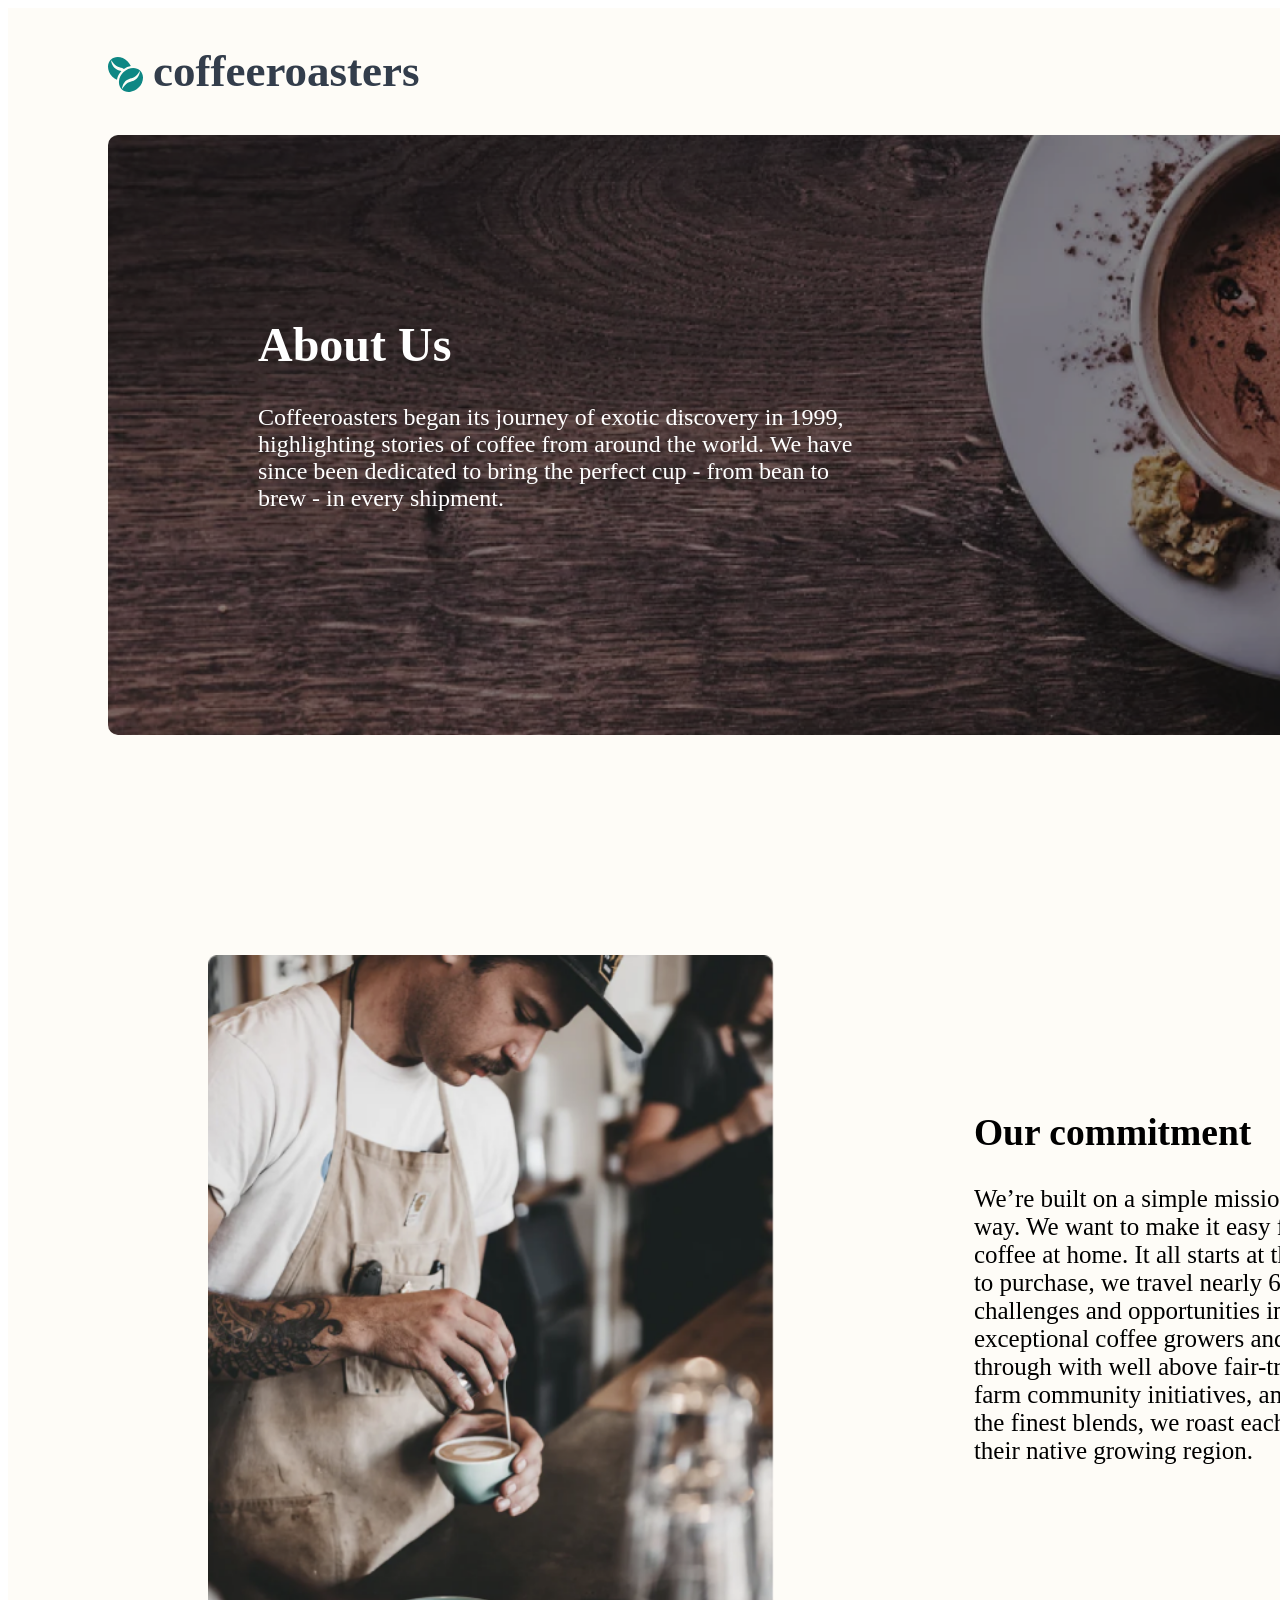
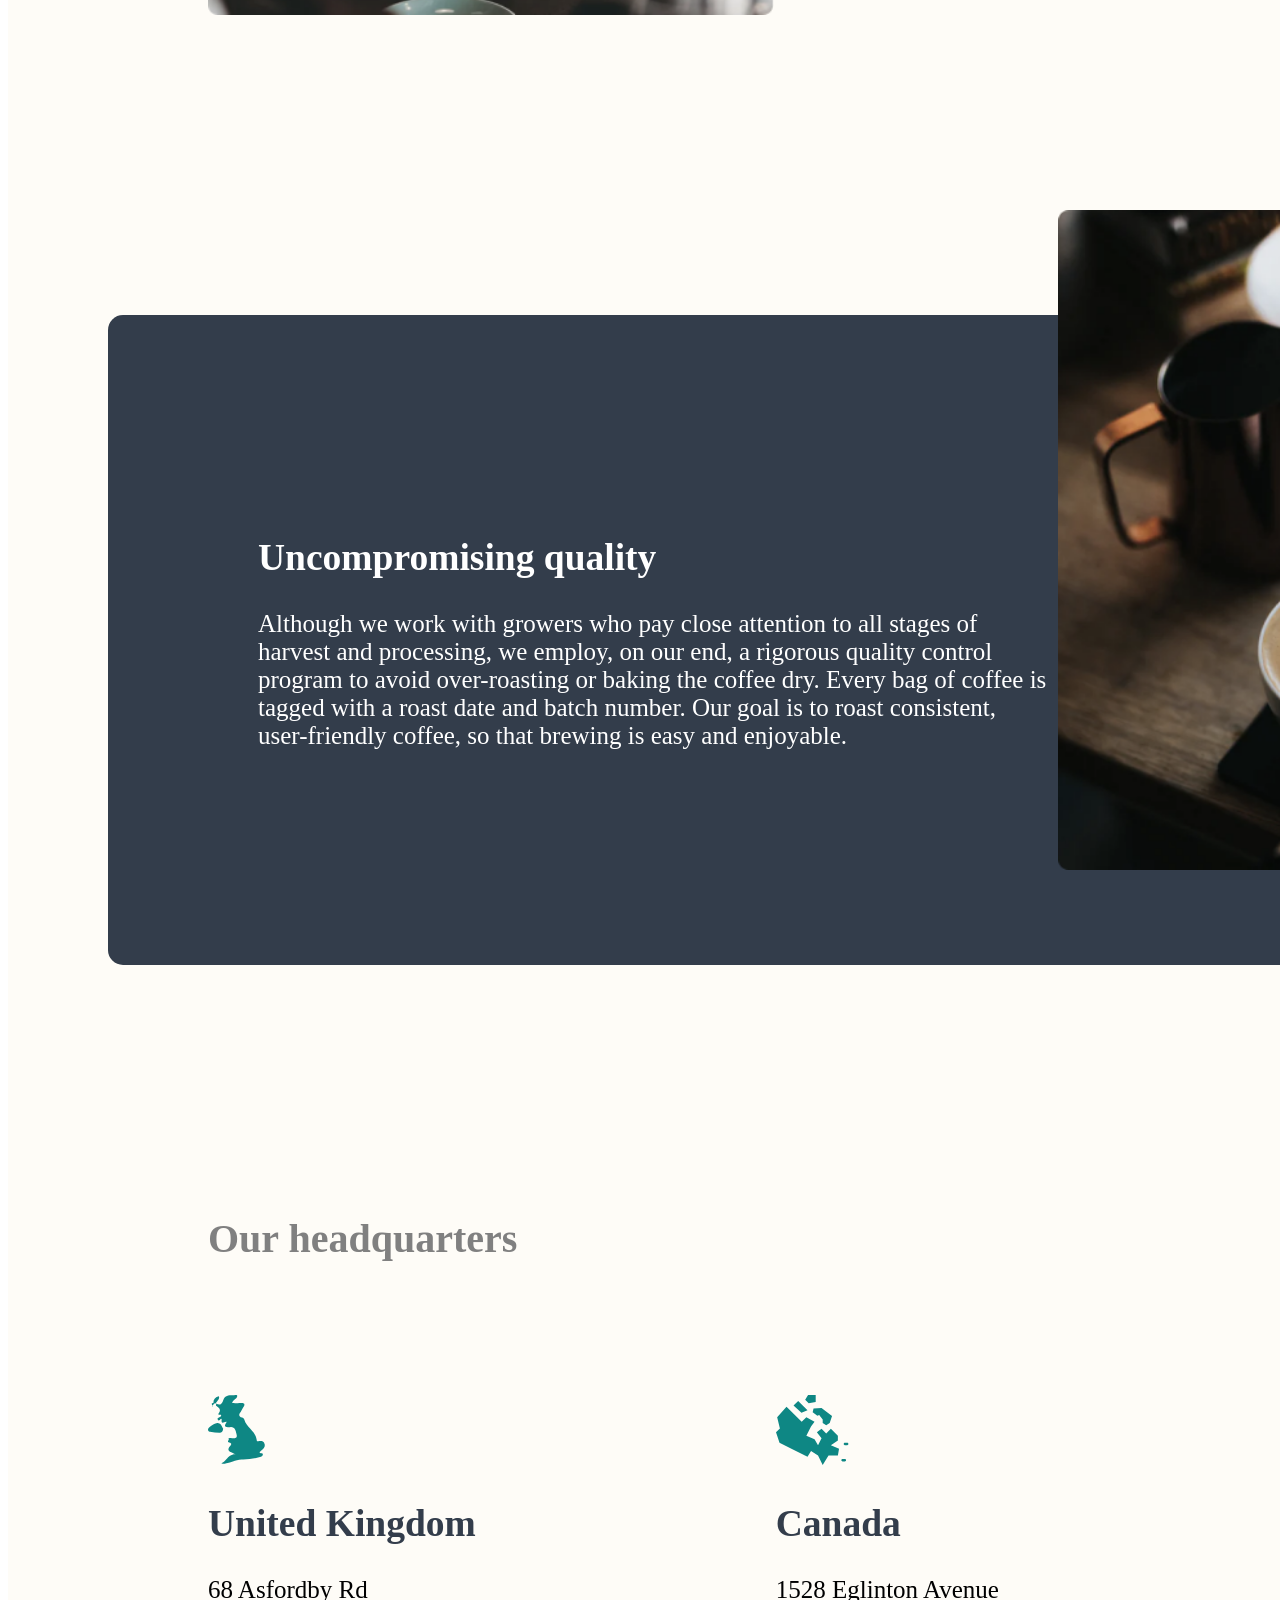
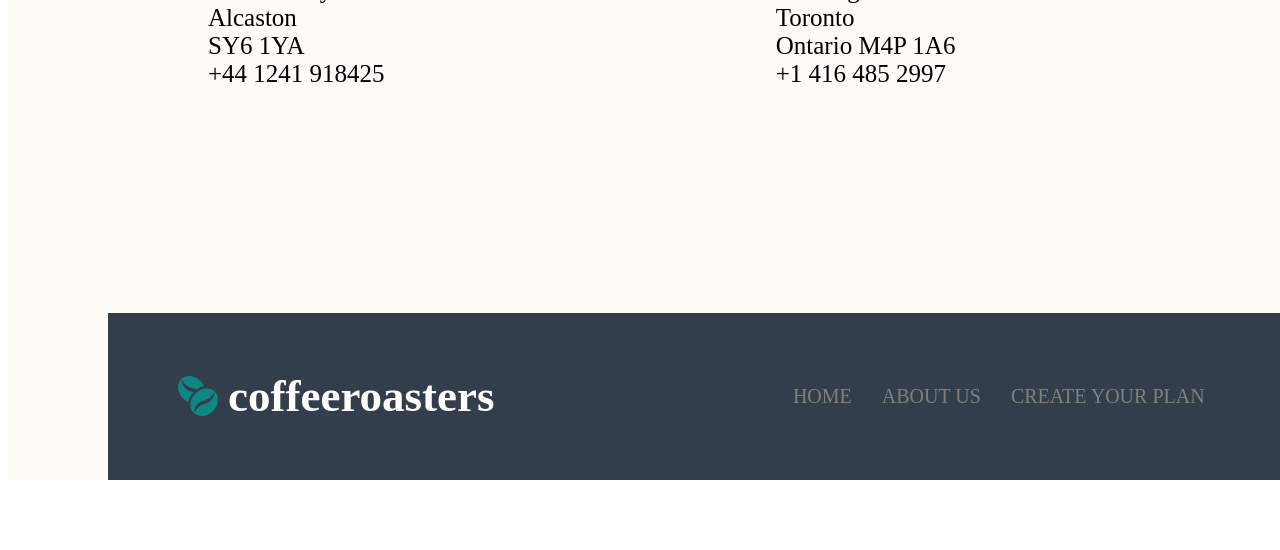
<file: about.html>
<!DOCTYPE html>
<html lang="en">
<head>
    <meta charset="UTF-8">
    <meta name="viewport" content="width=device-width, initial-scale=1.0">
    <title>CoffeRoasters-About Us</title>
    <link rel="stylesheet" href="style.css">
    <link rel="icon" type="image/x-icon" href="imglar/combinedshape.svg">
</head>
<body>
    <div class="container">
        <header>
            <div class="logo">
                <img src="imglar/combinedshape.svg" alt="icon">
                <h2><b>coffeeroasters</b></h2>
            </div>
            <nav>
                <a href="index.html">HOME</a>
                <a href="about.html">ABOUT US</a>
                <a href="creat.html">CREATE YOUR PLAN</a>
            </nav>
        </header>
        <main>
            <div class="m-text">
                <h1>About Us</h1>
                <p>Coffeeroasters began its journey of exotic discovery in 1999, <br>
                    highlighting stories of coffee from around the world. We have <br>
                    since been dedicated to bring the perfect cup - from bean to <br>
                    brew - in every shipment.</p>
            </div>
        </main>
        <section class="s1">
            <img src="imglar/bitmap.png" alt="">
            <div class="s-text">
                <h1>Our commitment</h1>
                <p>We’re built on a simple mission and a commitment to doing good along the <br>
                    way. We want to make it easy for you to discover and brew the world’s best <br>
                    coffee at home. It all starts at the source. To locate the specific lots we want <br>
                    to purchase, we travel nearly 60 days a year trying to understand the <br>
                    challenges and opportunities in each of these places. We collaborate with <br>
                    exceptional coffee growers and empower a global community of farmers <br>
                    through with well above fair-trade benchmarks. We also offer training, support <br>
                    farm community initiatives, and invest in coffee plant science. Curating only <br>
                    the finest blends, we roast each lot to highlight tasting profiles distinctive to <br>
                    their native growing region.</p>
            </div>
        </section>
        <section class="s2">
             <div class="s2-text">
                <h1>Uncompromising quality</h1>
                <p>Although we work with growers who pay close attention to all stages of <br>
                    harvest and processing, we employ, on our end, a rigorous quality control <br>
                    program to avoid over-roasting or baking the coffee dry. Every bag of coffee is <br>
                    tagged with a roast date and batch number. Our goal is to roast consistent, <br>
                    user-friendly coffee, so that brewing is easy and enjoyable.</p>
             </div>
             <img src="imglar/bitmap(1).png" alt="">
        </section>
        <article>
            <h1>Our headquarters</h1>
            <div class="box">
                <div class="box1">
                    <img src="imglar/combinedshape(3).svg" alt="">
                    <h2><b>United Kingdom</b></h2>
                    <p>68  Asfordby Rd <br>
                        Alcaston <br>
                        SY6 1YA <br>
                        +44 1241 918425</p>
                </div>
                <div class="box2">
                    <img src="imglar/combinedshape(4).svg" alt="">
                    <h2><b>Canada</b></h2>
                    <p>1528  Eglinton Avenue <br>
                        Toronto <br>
                        Ontario M4P 1A6 <br>
                        +1 416 485 2997</p>
                </div>
                <div class="box3">
                    <img src="imglar/combinedshape(5).svg" alt="">
                    <h2><b>Australia</b></h2>
                    <p>36 Swanston Street <br>
                        Kewell <br>
                        Victoria <br>
                        +61 4 9928 3629</p>
                </div>
            </div>
        </article>
        <footer>
            <div class="logo2">
                <img src="imglar/combinedshape.svg" alt="icon">
                <h2><b>coffeeroasters</b></h2>
            </div>
            <nav class="nav2">
                <a href="index.html">HOME</a>
                <a href="about.html">ABOUT US</a>
                <a href="creat.html">CREATE YOUR PLAN</a>
            </nav>
            <img class="icons" src="imglar/group20.svg" alt="icons">
        </footer>
    </div>
</body>
</html>
</file>
<file: style.css>
.container {
    width: 1790px;
    padding-left: 100px;
    background-color: #FEFCF7;
}
header {
    display: flex;
    justify-content: space-between;
    align-items: center;
}
.logo {
    img {
        height: 35px;
        padding-top: 49px;
    }
    h2 {
        font-size: 45px;
        padding-left: 10px;
        color: #333D4B;
    }
    display: flex;
}
nav {
    display: flex;
    margin: 50px;
    margin-right: 100px;
    gap: 30px;
    a {
        font-size: 20px;
        color: #83888F;
        text-decoration: none;
    }
}
nav a:hover {
    color: #333D4B;
}
main {
    background-image: url("imglar/group7(1).png");
    background-size: cover;
    background-position: center;
    height: 600px;
    width: 1700px;
    border-radius: 10px;
}
.m-text {
    color: white;
    font-size: 24px;
    padding: 150px;
}
.s1 {
    display: flex;
    align-items: center;
    gap: 200px;
    margin-top: 220px;
    margin-left: 100px;
    font-size: 25px;
    img {
        height: 660px;
    }
}
.s2 {
    display: flex;
    align-items: center;
    gap: 200px;
    margin-top: 300px;
    font-size: 25px;
    background-color: #333D4B;
    padding: 150px;
    width: 1400px;
    height: 350px;
    color: white;
    border-radius: 15px;
    img {
        position: absolute;
        height: 660px;
        margin-left: 800px;
        margin-top: -200px;
    }
}
article {
    margin-top: 250px;
    margin-left: 100px;
    h1 {
        color: gray;
        font-size: 40px;
    }
}
.box {
    padding-top: 100px;
    display: flex;
    gap:300px;
    font-size: 25px;
    h2 {
        color: #333D4B;
    }
    img {
        height: 70px;
    }
}
footer {
    background-color: #333D4B;
    display: flex;
    justify-content: space-between;
    align-items: center;
    margin-top: 200px;
    margin-bottom: 70px;
    margin-right: 100px;
    padding: 20px;
    .logo2 {
        display: flex;
        align-items: center;
        gap: 10px;
        margin-left: 50px;
        img {
            height: 40px;
        }
        h2 {
            color: white;
            font-size: 45px;
        }
    }
    .nav2 {
        display: flex;
        gap: 30px;
        a {
            font-size: 20px;
            color: gray;
            text-decoration: none;
        }
    }
}
.icons {
    height: 35px;
    margin-right: 50px;
}
.nav2 a:hover {
    color: white;
}
.icons:hover {
    cursor: pointer;
}
</file>
